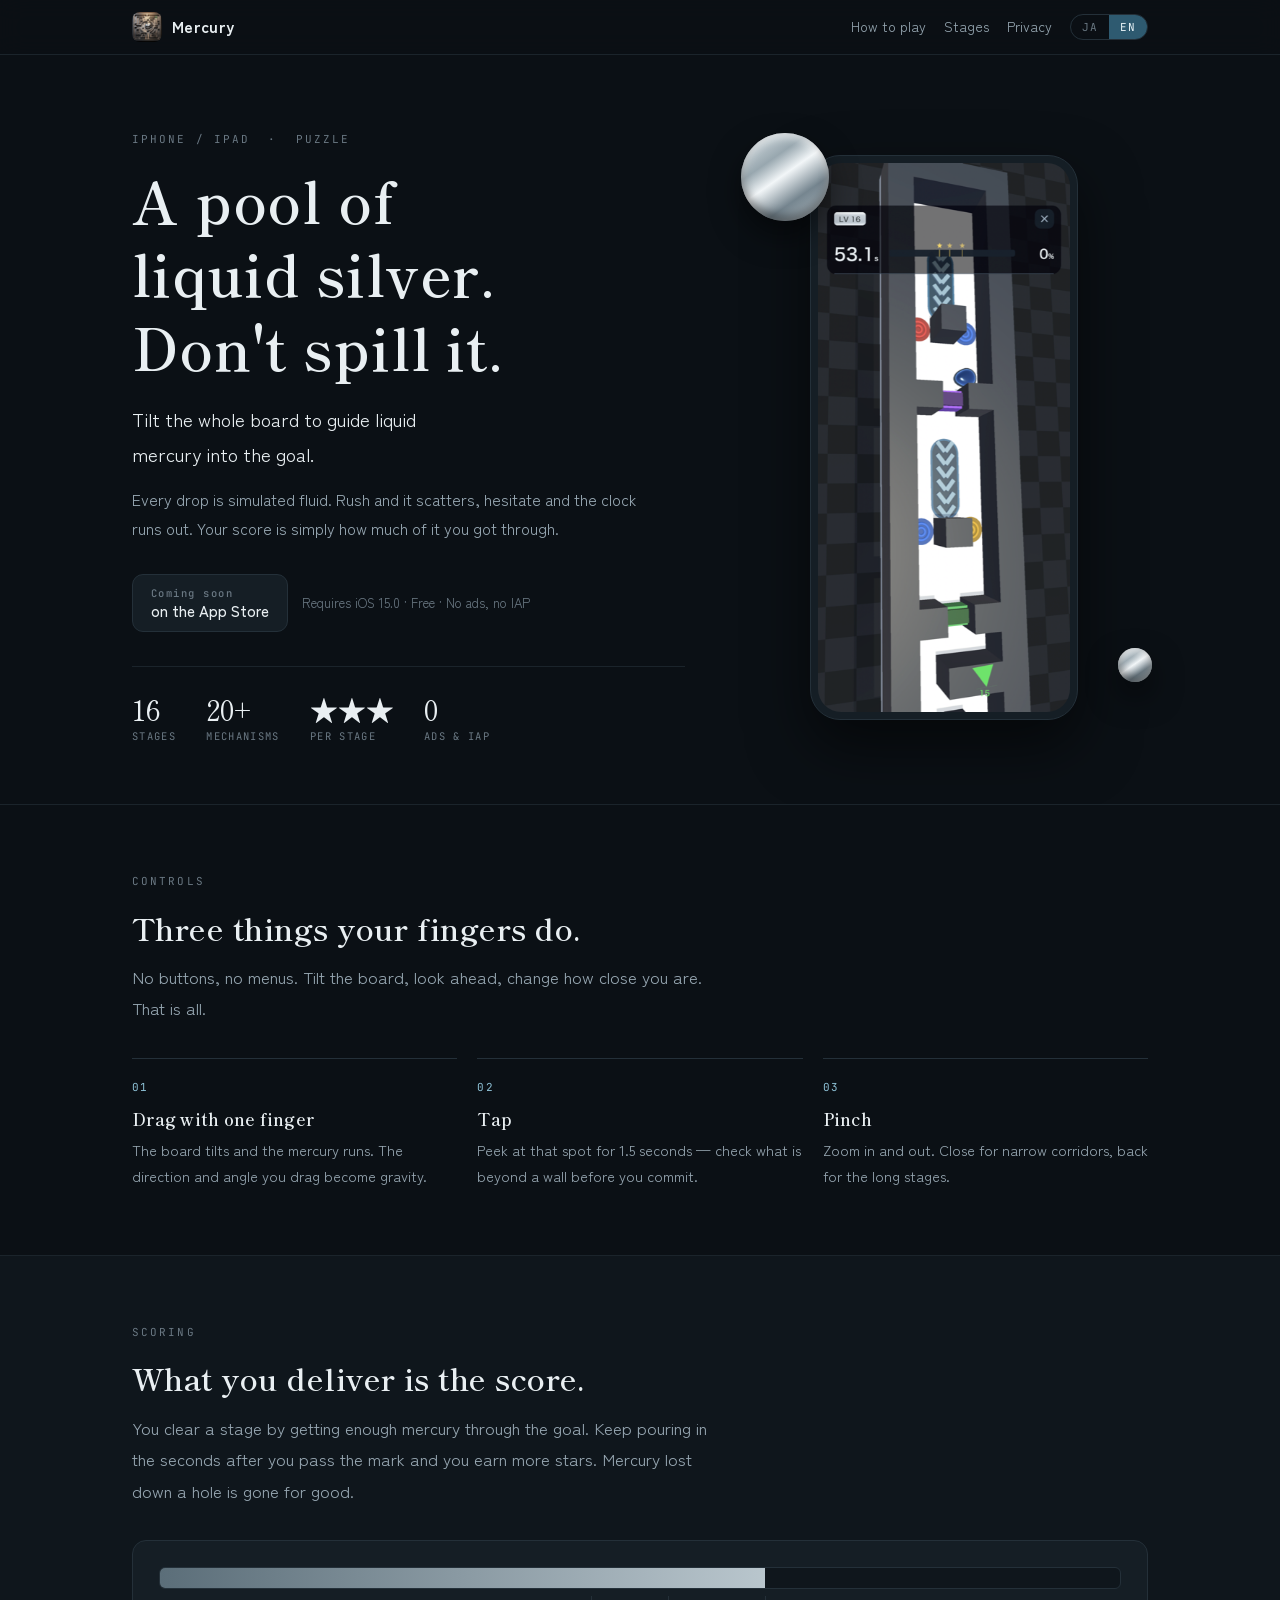
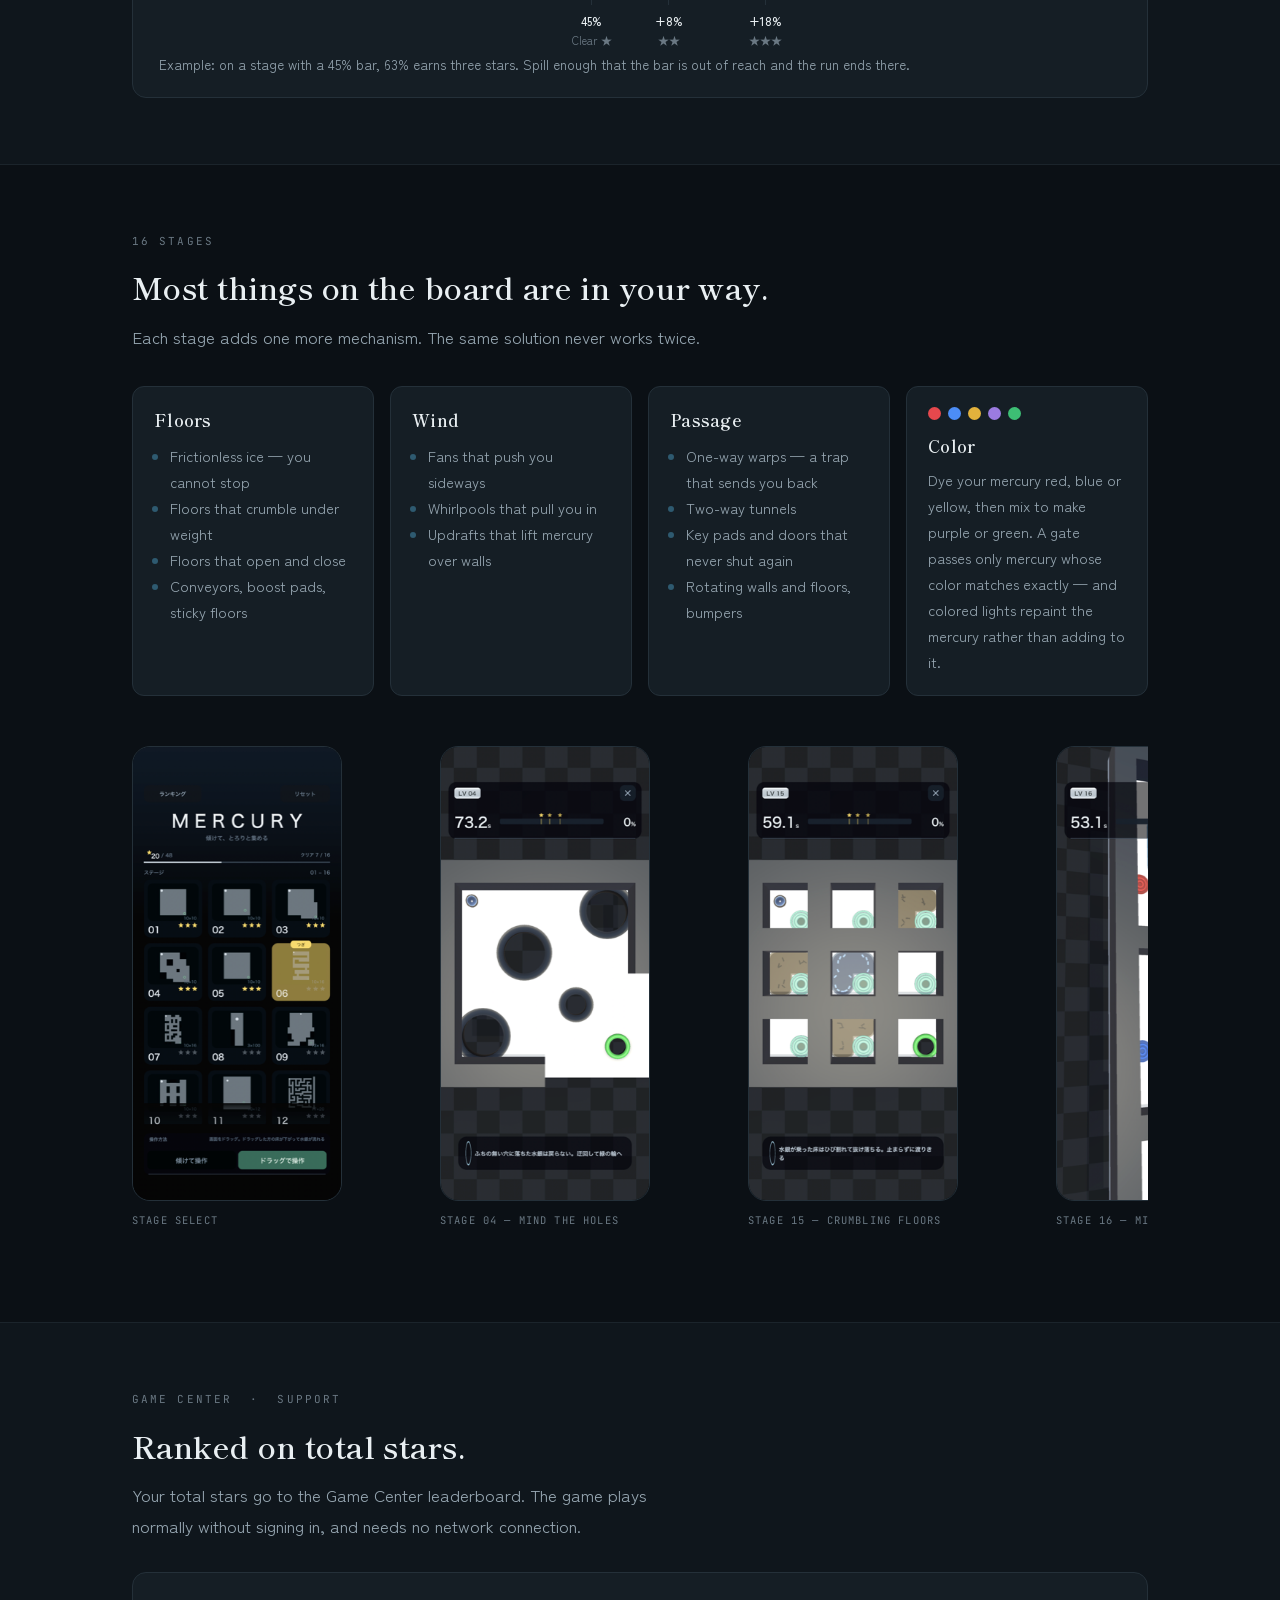
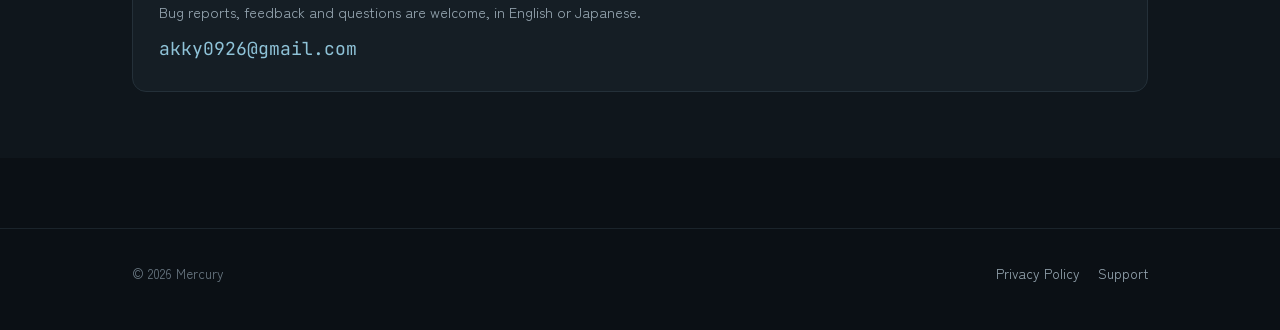
<file: index.html>
<!doctype html>
<html lang="ja" data-lang="ja">
<head>
<meta charset="utf-8">
<meta name="viewport" content="width=device-width,initial-scale=1">
<title data-ja="Mercury ― 傾けて運ぶ水銀迷路" data-en="Mercury ― Liquid Maze">Mercury ― 傾けて運ぶ水銀迷路</title>
<meta name="description" content="盤ごと傾けて、液体の水銀をゴールへ運ぶパズル。16ステージ、20種類以上の仕掛け。／ A puzzle about tilting the board to pour liquid mercury into the goal.">
<meta property="og:title" content="Mercury ― 傾けて運ぶ水銀迷路">
<meta property="og:description" content="盤ごと傾けて、液体の水銀をゴールへ運ぶパズル。16ステージ、20種類以上の仕掛け。">
<meta property="og:type" content="website">
<meta property="og:image" content="assets/icon.png">
<link rel="icon" href="assets/favicon.png">
<link rel="apple-touch-icon" href="assets/favicon.png">
<link rel="preconnect" href="https://fonts.googleapis.com">
<link rel="preconnect" href="https://fonts.gstatic.com" crossorigin>
<link rel="stylesheet" href="https://fonts.googleapis.com/css2?family=Shippori+Mincho+B1:wght@500;600&family=Zen+Kaku+Gothic+New:wght@400;500;700&family=JetBrains+Mono:wght@400;500&display=swap">
<link rel="stylesheet" href="assets/style.css">
</head>
<body>

<header class="site-head">
  <div class="wrap head-row">
    <a class="brand" href="index.html"><img src="assets/icon.png" alt=""> Mercury</a>
    <nav class="head-nav">
      <a href="#play" class="hide-xs"><span lang="ja">遊び方</span><span lang="en">How to play</span></a>
      <a href="#stages" class="hide-xs"><span lang="ja">仕掛け</span><span lang="en">Stages</span></a>
      <a href="privacy.html"><span lang="ja">プライバシー</span><span lang="en">Privacy</span></a>
      <div class="langs">
        <button type="button" data-lang="ja" aria-pressed="true">JA</button>
        <button type="button" data-lang="en" aria-pressed="false">EN</button>
      </div>
    </nav>
  </div>
</header>

<main>

<!-- ── ヒーロー ───────────────────────── -->
<section class="hero">
  <div class="wrap hero-grid">
    <div>
      <p class="eyebrow">iPhone / iPad &nbsp;·&nbsp; <span lang="ja">パズル</span><span lang="en">Puzzle</span></p>
      <h1><span lang="ja">銀色の水たまりを、<br>こぼさずに運ぶ。</span><span lang="en">A pool of liquid silver.<br>Don't spill it.</span></h1>
      <p class="tag"><span lang="ja">盤ごと傾けて、液体の水銀をゴールの穴へ導くパズル。</span><span lang="en">Tilt the whole board to guide liquid mercury into the goal.</span></p>
      <p class="sub"><span lang="ja">水銀はひと粒ずつが本物の流体としてふるまいます。急げば散らばり、ためらえば時間が足りない。「どれだけ通せたか」がそのまま成績になります。</span><span lang="en">Every drop is simulated fluid. Rush and it scatters, hesitate and the clock runs out. Your score is simply how much of it you got through.</span></p>

      <div class="cta-row">
        <a class="badge" href="#" aria-disabled="true">
          <span>
            <span class="small"><span lang="ja">近日公開</span><span lang="en">Coming soon</span></span>
            <span class="big"><span lang="ja">App Store</span><span lang="en">on the App Store</span></span>
          </span>
        </a>
        <span class="cta-note"><span lang="ja">iOS 15.0 以降 ／ 無料 ／ 広告・課金なし</span><span lang="en">Requires iOS 15.0 · Free · No ads, no IAP</span></span>
      </div>

      <div class="stats">
        <div class="stat"><div class="n">16</div><div class="k"><span lang="ja">ステージ</span><span lang="en">Stages</span></div></div>
        <div class="stat"><div class="n">20+</div><div class="k"><span lang="ja">仕掛け</span><span lang="en">Mechanisms</span></div></div>
        <div class="stat"><div class="n">★★★</div><div class="k"><span lang="ja">面ごとの評価</span><span lang="en">Per stage</span></div></div>
        <div class="stat"><div class="n">0</div><div class="k"><span lang="ja">広告・課金</span><span lang="en">Ads &amp; IAP</span></div></div>
      </div>
    </div>

    <div class="hero-art">
      <span class="bead" aria-hidden="true"></span>
      <span class="bead b2" aria-hidden="true"></span>
      <div class="phone"><img src="assets/shots/stage-16.png" width="760" height="1652" alt="ゲーム画面 ― 色の関門を抜ける"></div>
    </div>
  </div>
</section>

<!-- ── 遊び方 ─────────────────────────── -->
<section id="play">
  <div class="wrap">
    <p class="eyebrow"><span lang="ja">操作</span><span lang="en">Controls</span></p>
    <h2><span lang="ja">指は3つの使い方しかしません。</span><span lang="en">Three things your fingers do.</span></h2>
    <p class="lede"><span lang="ja">ボタンもメニューも要りません。盤を傾け、先を覗き、寄りと引きを変える。それだけです。</span><span lang="en">No buttons, no menus. Tilt the board, look ahead, change how close you are. That is all.</span></p>

    <div class="steps">
      <div class="step">
        <h3><span lang="ja">1本指でドラッグ</span><span lang="en">Drag with one finger</span></h3>
        <p><span lang="ja">盤が傾き、水銀が流れます。傾けた向きと角度がそのまま重力になります。</span><span lang="en">The board tilts and the mercury runs. The direction and angle you drag become gravity.</span></p>
      </div>
      <div class="step">
        <h3><span lang="ja">タップ</span><span lang="en">Tap</span></h3>
        <p><span lang="ja">その場所を1.5秒だけ覗きます。壁の向こうや、これから通る道を先に確かめられます。</span><span lang="en">Peek at that spot for 1.5 seconds — check what is beyond a wall before you commit.</span></p>
      </div>
      <div class="step">
        <h3><span lang="ja">2本指でつまむ</span><span lang="en">Pinch</span></h3>
        <p><span lang="ja">縮尺が変わります。細い通路は寄って、長い面は引いて。</span><span lang="en">Zoom in and out. Close for narrow corridors, back for the long stages.</span></p>
      </div>
    </div>
  </div>
</section>

<!-- ── 成績 ───────────────────────────── -->
<section style="background:var(--bg-2);border-block:1px solid var(--line-soft)">
  <div class="wrap">
    <p class="eyebrow"><span lang="ja">成績</span><span lang="en">Scoring</span></p>
    <h2><span lang="ja">通した量が、そのまま点になる。</span><span lang="en">What you deliver is the score.</span></h2>
    <p class="lede"><span lang="ja">クリアは「ゴールへ通した水銀の割合」で決まります。基準を超えたあとの数秒でさらに送り込めれば★が増えます。床の穴へ落とした水銀は戻りません。</span><span lang="en">You clear a stage by getting enough mercury through the goal. Keep pouring in the seconds after you pass the mark and you earn more stars. Mercury lost down a hole is gone for good.</span></p>

    <div class="gauge-card">
      <div class="gauge"><span class="fill"></span></div>
      <div class="ticks">
        <div class="tick" style="left:45%"><i></i><b>45%</b><span><span lang="ja">最低基準 ★</span><span lang="en">Clear ★</span></span></div>
        <div class="tick" style="left:53%"><i></i><b>+8%</b><span><span lang="ja">★★</span><span lang="en">★★</span></span></div>
        <div class="tick" style="left:63%"><i></i><b>+18%</b><span><span lang="ja">★★★</span><span lang="en">★★★</span></span></div>
      </div>
      <p class="gauge-note"><span lang="ja">例：基準が45%の面なら、63%まで通せば★★★。こぼしすぎて基準に届かなくなった時点で、そこで終わりです。</span><span lang="en">Example: on a stage with a 45% bar, 63% earns three stars. Spill enough that the bar is out of reach and the run ends there.</span></p>
    </div>
  </div>
</section>

<!-- ── 仕掛け ─────────────────────────── -->
<section id="stages">
  <div class="wrap">
    <p class="eyebrow"><span lang="ja">16ステージ</span><span lang="en">16 stages</span></p>
    <h2><span lang="ja">盤の上のものは、だいたい水銀の邪魔をします。</span><span lang="en">Most things on the board are in your way.</span></h2>
    <p class="lede"><span lang="ja">ステージが進むごとに仕掛けがひとつずつ増えます。同じ解き方は二度使えません。</span><span lang="en">Each stage adds one more mechanism. The same solution never works twice.</span></p>

    <div class="grid">
      <div class="card">
        <h3><span lang="ja">床</span><span lang="en">Floors</span></h3>
        <ul>
          <li><span lang="ja">摩擦のない氷 ― 止まれません</span><span lang="en">Frictionless ice — you cannot stop</span></li>
          <li><span lang="ja">乗っていると崩れる床</span><span lang="en">Floors that crumble under weight</span></li>
          <li><span lang="ja">開いたり閉じたりする床</span><span lang="en">Floors that open and close</span></li>
          <li><span lang="ja">ベルトコンベア・加速床・粘着床</span><span lang="en">Conveyors, boost pads, sticky floors</span></li>
        </ul>
      </div>
      <div class="card">
        <h3><span lang="ja">風</span><span lang="en">Wind</span></h3>
        <ul>
          <li><span lang="ja">横へ吹き流す扇風機</span><span lang="en">Fans that push you sideways</span></li>
          <li><span lang="ja">巻き込む渦</span><span lang="en">Whirlpools that pull you in</span></li>
          <li><span lang="ja">壁を越えさせる吹き上げ</span><span lang="en">Updrafts that lift mercury over walls</span></li>
        </ul>
      </div>
      <div class="card">
        <h3><span lang="ja">移動</span><span lang="en">Passage</span></h3>
        <ul>
          <li><span lang="ja">一方通行のワープ ― 踏むと戻される罠</span><span lang="en">One-way warps — a trap that sends you back</span></li>
          <li><span lang="ja">双方向のトンネル</span><span lang="en">Two-way tunnels</span></li>
          <li><span lang="ja">鍵床と、開いたら閉じない扉</span><span lang="en">Key pads and doors that never shut again</span></li>
          <li><span lang="ja">回る壁と床、バンパー</span><span lang="en">Rotating walls and floors, bumpers</span></li>
        </ul>
      </div>
      <div class="card">
        <div class="dots" aria-hidden="true">
          <i style="background:var(--gate-red)"></i><i style="background:var(--gate-blue)"></i><i style="background:var(--gate-yellow)"></i><i style="background:var(--gate-purple)"></i><i style="background:var(--gate-green)"></i>
        </div>
        <h3><span lang="ja">色</span><span lang="en">Color</span></h3>
        <p><span lang="ja">赤・青・黄の染料で水銀を染め、混ぜて紫や緑をつくります。関門は色がぴたりと合った水銀だけを通します。着色ライトは色を足すのではなく、塗り替えます。</span><span lang="en">Dye your mercury red, blue or yellow, then mix to make purple or green. A gate passes only mercury whose color matches exactly — and colored lights repaint the mercury rather than adding to it.</span></p>
      </div>
    </div>

    <div class="shots">
      <figure class="shot"><img src="assets/shots/menu.png" width="620" height="1348" alt="面えらび"><figcaption><span lang="ja">面えらび</span><span lang="en">Stage select</span></figcaption></figure>
      <figure class="shot"><img src="assets/shots/stage-04.png" width="620" height="1348" alt="Level 04"><figcaption><span lang="ja">Stage 04 ― 落とさずに運ぶ</span><span lang="en">Stage 04 — mind the holes</span></figcaption></figure>
      <figure class="shot"><img src="assets/shots/stage-15.png" width="620" height="1348" alt="Level 15"><figcaption><span lang="ja">Stage 15 ― 崩れる床</span><span lang="en">Stage 15 — crumbling floors</span></figcaption></figure>
      <figure class="shot"><img src="assets/shots/stage-16-s.png" width="620" height="1348" alt="Level 16"><figcaption><span lang="ja">Stage 16 ― 色を混ぜて抜ける</span><span lang="en">Stage 16 — mix the colors</span></figcaption></figure>
    </div>
  </div>
</section>

<!-- ── ランキング・連絡先 ─────────────── -->
<section id="support" style="background:var(--bg-2);border-top:1px solid var(--line-soft)">
  <div class="wrap">
    <p class="eyebrow">Game Center &nbsp;·&nbsp; <span lang="ja">サポート</span><span lang="en">Support</span></p>
    <h2><span lang="ja">★の合計で競えます。</span><span lang="en">Ranked on total stars.</span></h2>
    <p class="lede"><span lang="ja">集めた★の合計が Game Center のランキングに登録されます。サインインしなくてもゲームは通常どおり遊べます。ネットワーク接続は要りません。</span><span lang="en">Your total stars go to the Game Center leaderboard. The game plays normally without signing in, and needs no network connection.</span></p>

    <div class="contact">
      <p><span lang="ja">不具合の報告・ご意見・お問い合わせはこちらへ。日本語と英語どちらでも構いません。</span><span lang="en">Bug reports, feedback and questions are welcome, in English or Japanese.</span></p>
      <a class="mail" href="mailto:akky0926@gmail.com">akky0926@gmail.com</a>
    </div>
  </div>
</section>

</main>

<footer class="site-foot">
  <div class="wrap foot-row">
    <span>© 2026 Mercury</span>
    <nav>
      <a href="privacy.html"><span lang="ja">プライバシーポリシー</span><span lang="en">Privacy Policy</span></a>
      <a href="#support"><span lang="ja">サポート</span><span lang="en">Support</span></a>
    </nav>
  </div>
</footer>

<script src="assets/site.js"></script>
</body>
</html>
</file>
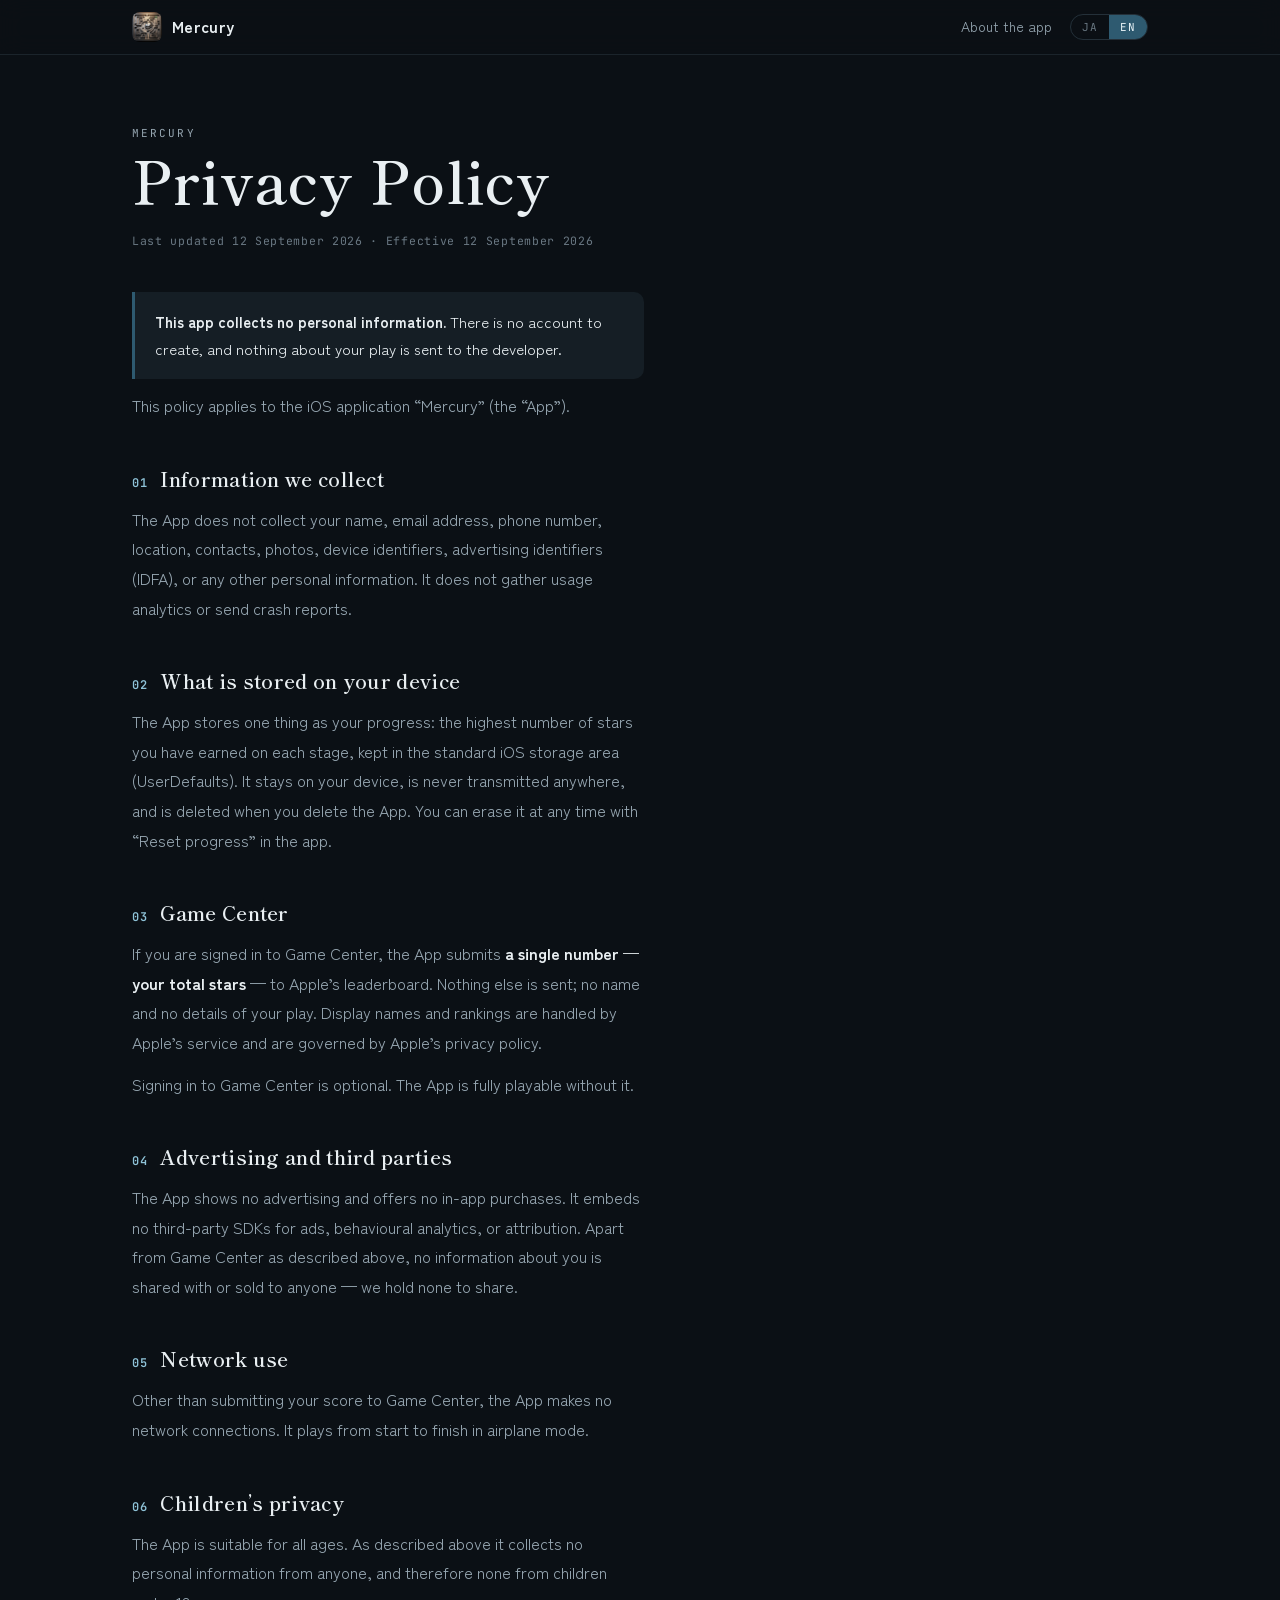
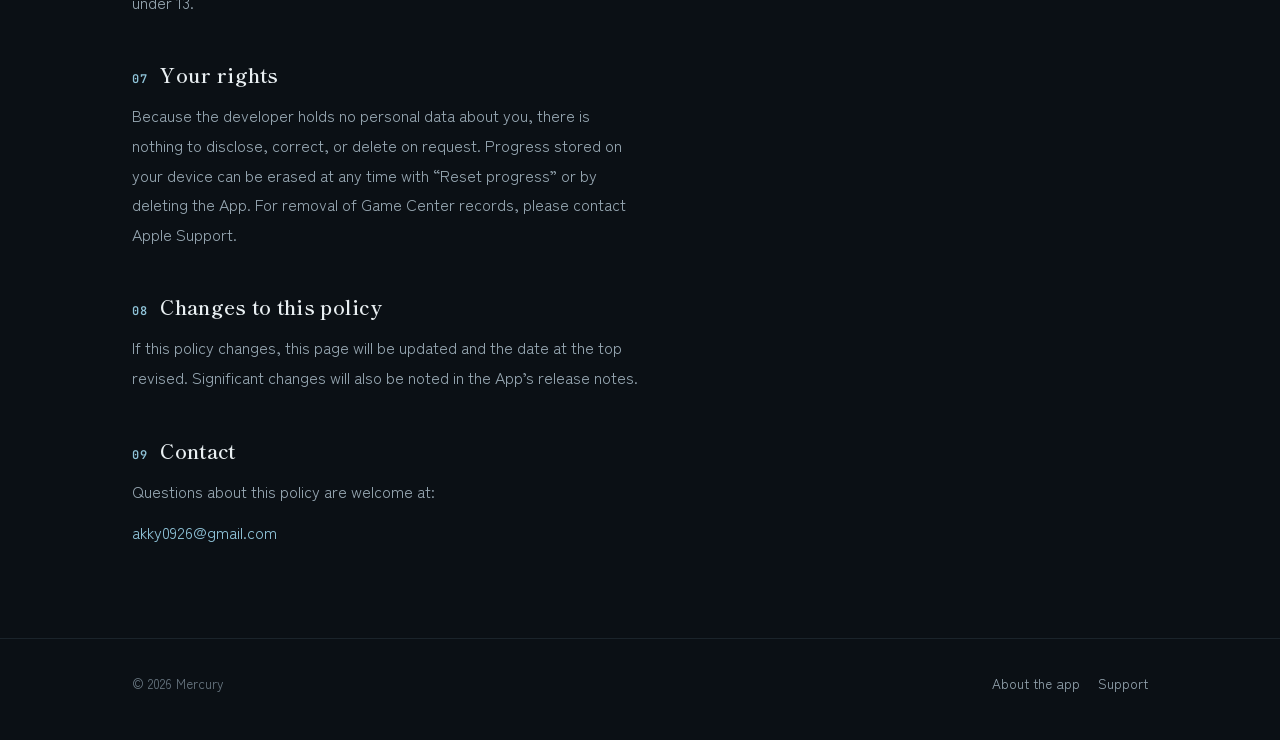
<file: privacy.html>
<!doctype html>
<html lang="ja" data-lang="ja">
<head>
<meta charset="utf-8">
<meta name="viewport" content="width=device-width,initial-scale=1">
<title data-ja="プライバシーポリシー ― Mercury" data-en="Privacy Policy ― Mercury">プライバシーポリシー ― Mercury</title>
<meta name="description" content="Mercury のプライバシーポリシー。このアプリは利用者の情報を収集しません。／ Privacy Policy for Mercury. This app collects no user data.">
<meta name="robots" content="index,follow">
<link rel="icon" href="assets/favicon.png">
<link rel="apple-touch-icon" href="assets/favicon.png">
<link rel="preconnect" href="https://fonts.googleapis.com">
<link rel="preconnect" href="https://fonts.gstatic.com" crossorigin>
<link rel="stylesheet" href="https://fonts.googleapis.com/css2?family=Shippori+Mincho+B1:wght@500;600&family=Zen+Kaku+Gothic+New:wght@400;500;700&family=JetBrains+Mono:wght@400;500&display=swap">
<link rel="stylesheet" href="assets/style.css">
</head>
<body>

<header class="site-head">
  <div class="wrap head-row">
    <a class="brand" href="index.html"><img src="assets/icon.png" alt=""> Mercury</a>
    <nav class="head-nav">
      <a href="index.html"><span lang="ja">アプリについて</span><span lang="en">About the app</span></a>
      <div class="langs">
        <button type="button" data-lang="ja" aria-pressed="true">JA</button>
        <button type="button" data-lang="en" aria-pressed="false">EN</button>
      </div>
    </nav>
  </div>
</header>

<main class="doc">
  <div class="wrap">
    <p class="eyebrow">Mercury</p>
    <h1><span lang="ja">プライバシーポリシー</span><span lang="en">Privacy Policy</span></h1>
    <p class="meta"><span lang="ja">最終更新 2026年9月12日 ／ 発効日 2026年9月12日</span><span lang="en">Last updated 12 September 2026 · Effective 12 September 2026</span></p>

    <article>
      <div class="callout">
        <p><span lang="ja"><strong>このアプリは、利用者の個人情報を一切収集しません。</strong>アカウント登録も不要で、遊んだ記録が開発者へ送られることもありません。</span><span lang="en"><strong>This app collects no personal information.</strong> There is no account to create, and nothing about your play is sent to the developer.</span></p>
      </div>

      <p><span lang="ja">このポリシーは、iOS 向けアプリ「Mercury」（以下「本アプリ」）に適用されます。</span><span lang="en">This policy applies to the iOS application “Mercury” (the “App”).</span></p>

      <h2><em>01</em><span lang="ja">収集する情報</span><span lang="en">Information we collect</span></h2>
      <p><span lang="ja">本アプリは、氏名・メールアドレス・電話番号・位置情報・連絡先・写真・端末識別子・広告識別子（IDFA）その他いかなる個人情報も収集しません。利用状況の解析やクラッシュレポートの送信も行いません。</span><span lang="en">The App does not collect your name, email address, phone number, location, contacts, photos, device identifiers, advertising identifiers (IDFA), or any other personal information. It does not gather usage analytics or send crash reports.</span></p>

      <h2><em>02</em><span lang="ja">端末の中に保存されるもの</span><span lang="en">What is stored on your device</span></h2>
      <p><span lang="ja">遊びの進行状況として、各ステージで獲得した最高の★の数だけを、iOS の標準的な保存領域（UserDefaults）に記録します。この記録はお使いの端末の中だけに残り、外部へ送信されることはありません。本アプリを削除すると一緒に消えます。アプリ内の「進行をリセット」からいつでも消去できます。</span><span lang="en">The App stores one thing as your progress: the highest number of stars you have earned on each stage, kept in the standard iOS storage area (UserDefaults). It stays on your device, is never transmitted anywhere, and is deleted when you delete the App. You can erase it at any time with “Reset progress” in the app.</span></p>

      <h2><em>03</em><span lang="ja">Game Center</span><span lang="en">Game Center</span></h2>
      <p><span lang="ja">Game Center にサインインしている場合に限り、本アプリは<strong>★の合計点という数値ひとつ</strong>を Apple のランキングへ送信します。送信するのはこの数値だけで、氏名やプレイ内容は含みません。ランキングの表示名や順位の扱いは Apple のサービスによるもので、Apple のプライバシーポリシーが適用されます。</span><span lang="en">If you are signed in to Game Center, the App submits <strong>a single number — your total stars</strong> — to Apple’s leaderboard. Nothing else is sent; no name and no details of your play. Display names and rankings are handled by Apple’s service and are governed by Apple’s privacy policy.</span></p>
      <p><span lang="ja">Game Center へのサインインは任意です。サインインしていなくても、本アプリはすべての機能を通常どおり利用できます。</span><span lang="en">Signing in to Game Center is optional. The App is fully playable without it.</span></p>

      <h2><em>04</em><span lang="ja">広告・第三者サービス</span><span lang="en">Advertising and third parties</span></h2>
      <p><span lang="ja">本アプリには広告が表示されず、アプリ内課金もありません。広告配信・行動解析・アトリビューションのための第三者 SDK は一切組み込んでいません。上記 Game Center を除き、利用者の情報を第三者へ提供・販売することはありません（そもそも提供できる情報を持っていません）。</span><span lang="en">The App shows no advertising and offers no in-app purchases. It embeds no third-party SDKs for ads, behavioural analytics, or attribution. Apart from Game Center as described above, no information about you is shared with or sold to anyone — we hold none to share.</span></p>

      <h2><em>05</em><span lang="ja">ネットワーク通信</span><span lang="en">Network use</span></h2>
      <p><span lang="ja">本アプリは Game Center への得点送信を除き、インターネット通信を行いません。機内モードでも最初から最後まで遊べます。</span><span lang="en">Other than submitting your score to Game Center, the App makes no network connections. It plays from start to finish in airplane mode.</span></p>

      <h2><em>06</em><span lang="ja">お子さまのプライバシー</span><span lang="en">Children’s privacy</span></h2>
      <p><span lang="ja">本アプリは全年齢を対象としています。上記のとおり誰からも個人情報を収集しないため、13歳未満のお子さまから情報を取得することもありません。</span><span lang="en">The App is suitable for all ages. As described above it collects no personal information from anyone, and therefore none from children under 13.</span></p>

      <h2><em>07</em><span lang="ja">利用者の権利</span><span lang="en">Your rights</span></h2>
      <p><span lang="ja">開発者は利用者の個人データを保持していないため、開示・訂正・削除のご請求に対して提供できるデータはありません。端末内の進行状況は、アプリ内の「進行をリセット」または本アプリの削除でいつでも消去できます。Game Center の記録の削除については、Apple のサポートをご利用ください。</span><span lang="en">Because the developer holds no personal data about you, there is nothing to disclose, correct, or delete on request. Progress stored on your device can be erased at any time with “Reset progress” or by deleting the App. For removal of Game Center records, please contact Apple Support.</span></p>

      <h2><em>08</em><span lang="ja">本ポリシーの変更</span><span lang="en">Changes to this policy</span></h2>
      <p><span lang="ja">本ポリシーを変更する場合は、このページを更新し、冒頭の最終更新日を改めます。重要な変更があった場合は、アプリの更新情報でもお知らせします。</span><span lang="en">If this policy changes, this page will be updated and the date at the top revised. Significant changes will also be noted in the App’s release notes.</span></p>

      <h2><em>09</em><span lang="ja">お問い合わせ</span><span lang="en">Contact</span></h2>
      <p><span lang="ja">本ポリシーについてのご質問は、こちらへお願いします。</span><span lang="en">Questions about this policy are welcome at:</span></p>
      <p><a class="mail" href="mailto:akky0926@gmail.com">akky0926@gmail.com</a></p>
    </article>
  </div>
</main>

<footer class="site-foot">
  <div class="wrap foot-row">
    <span>© 2026 Mercury</span>
    <nav>
      <a href="index.html"><span lang="ja">アプリについて</span><span lang="en">About the app</span></a>
      <a href="index.html#support"><span lang="ja">サポート</span><span lang="en">Support</span></a>
    </nav>
  </div>
</footer>

<script src="assets/site.js"></script>
</body>
</html>
</file>
<file: assets/style.css>
/* Mercury ― site styles
   単一のダークテーマ。ゲーム画面（暗い盤に銀の水銀）に合わせて意図的にこの一色で通す。 */

:root{
  --bg:#0B1015;
  --bg-2:#0F161C;
  --panel:#151E25;
  --panel-2:#1A242C;
  --line:#243039;
  --line-soft:#1B242B;
  --ink:#E9EFF2;
  --muted:#96A6B1;
  --faint:#6A7883;
  --steel:#8FC3D8;
  --steel-deep:#2E5A70;
  --gate-red:#E5484D;
  --gate-blue:#4C8DF6;
  --gate-yellow:#E3B23C;
  --gate-purple:#9B7BE0;
  --gate-green:#3DBE74;
  --mercury:linear-gradient(145deg,#E4EBEE 0%,#98A7AF 32%,#F2F6F8 48%,#75858F 70%,#C8D2D8 100%);
  --measure:64ch;
}

*{box-sizing:border-box}
html{-webkit-text-size-adjust:100%}
body{
  margin:0;
  background:var(--bg);
  color:var(--ink);
  font-family:"Zen Kaku Gothic New","Hiragino Kaku Gothic ProN",-apple-system,system-ui,sans-serif;
  font-size:16px;
  line-height:1.85;
  -webkit-font-smoothing:antialiased;
}
img{max-width:100%;height:auto;display:block}
a{color:var(--steel);text-decoration:none}
a:hover{text-decoration:underline}
:focus-visible{outline:2px solid var(--steel);outline-offset:3px;border-radius:3px}

/* 言語切り替え ─ html[data-lang] で片方だけ出す */
html[data-lang="ja"] [lang="en"]{display:none}
html[data-lang="en"] [lang="ja"]{display:none}

.wrap{width:100%;max-width:1060px;margin:0 auto;padding-inline:22px}

/* ── ヘッダ ───────────────────────────── */
.site-head{
  position:sticky;top:0;z-index:20;
  background:rgba(11,16,21,.82);
  backdrop-filter:blur(12px);
  border-bottom:1px solid var(--line-soft);
}
.head-row{display:flex;align-items:center;gap:16px;padding-block:12px}
.brand{display:flex;align-items:center;gap:10px;color:var(--ink);font-weight:700;letter-spacing:.02em}
.brand:hover{text-decoration:none}
.brand img{width:30px;height:30px;border-radius:8px}
.head-nav{margin-left:auto;display:flex;align-items:center;gap:18px;font-size:14px}
.head-nav a{color:var(--muted)}
.head-nav a:hover{color:var(--ink);text-decoration:none}
.langs{display:flex;border:1px solid var(--line);border-radius:999px;overflow:hidden}
.langs button{
  font-family:"JetBrains Mono",ui-monospace,monospace;
  font-size:11px;letter-spacing:.1em;
  background:transparent;color:var(--faint);border:0;padding:5px 11px;cursor:pointer;
}
.langs button[aria-pressed="true"]{background:var(--steel-deep);color:#EAF4F8}

/* ── 見出し ───────────────────────────── */
h1,h2,h3{
  font-family:"Shippori Mincho B1","Hiragino Mincho ProN",serif;
  font-weight:600;letter-spacing:.015em;text-wrap:balance;margin:0;
}
h1{font-size:clamp(34px,6.4vw,58px);line-height:1.26}
h2{font-size:clamp(24px,3.6vw,31px);line-height:1.4}
h3{font-size:17px;line-height:1.5}
.eyebrow{
  font-family:"JetBrains Mono",ui-monospace,monospace;
  font-size:11px;letter-spacing:.19em;text-transform:uppercase;color:var(--faint);margin:0 0 14px;
}
.lede{color:var(--muted);max-width:var(--measure);font-size:17px}
section{padding-block:66px}
section > .wrap > h2 + .lede{margin-top:12px}

/* ── ヒーロー ─────────────────────────── */
.hero{padding-block:74px 58px;border-bottom:1px solid var(--line-soft);overflow:hidden}
.hero-grid{display:grid;grid-template-columns:1.15fr .85fr;gap:54px;align-items:center}
.hero p.tag{font-size:19px;color:var(--ink);margin:18px 0 0;max-width:34ch}
.hero p.sub{color:var(--muted);margin:14px 0 0;max-width:var(--measure)}
.cta-row{display:flex;flex-wrap:wrap;align-items:center;gap:14px;margin-top:30px}
.badge{
  display:inline-flex;align-items:center;gap:10px;
  border:1px solid var(--line);background:var(--panel);color:var(--ink);
  border-radius:11px;padding:11px 18px;font-weight:500;
}
.badge:hover{border-color:var(--steel-deep);text-decoration:none}
.badge .small{display:block;font-size:10.5px;letter-spacing:.14em;color:var(--faint);font-family:"JetBrains Mono",ui-monospace,monospace;line-height:1.4}
.badge .big{display:block;font-size:15px;line-height:1.3}
.cta-note{font-size:13px;color:var(--faint)}

.hero-art{position:relative;display:flex;justify-content:center}
.bead{
  position:absolute;width:88px;height:88px;border-radius:50%;
  background:var(--mercury);
  box-shadow:inset 0 -5px 10px rgba(0,0,0,.45), inset 0 4px 8px rgba(255,255,255,.7), 0 14px 30px rgba(0,0,0,.5);
  top:-22px;left:2px;animation:drift 9s ease-in-out infinite;
}
.bead.b2{width:34px;height:34px;top:auto;bottom:38px;left:auto;right:-4px;animation-duration:11s;animation-delay:-3s}
@keyframes drift{0%,100%{transform:translate(0,0)}50%{transform:translate(8px,-12px)}}

.phone{
  border:1px solid var(--line);border-radius:30px;padding:7px;background:var(--panel);
  box-shadow:0 26px 60px rgba(0,0,0,.55);width:min(268px,72vw);
}
.phone img{border-radius:23px}

/* ── 数字の並び ───────────────────────── */
.stats{display:flex;flex-wrap:wrap;gap:30px;margin-top:34px;padding-top:26px;border-top:1px solid var(--line-soft)}
.stat .n{font-family:"Shippori Mincho B1",serif;font-size:28px;line-height:1.2;font-variant-numeric:tabular-nums}
.stat .k{font-family:"JetBrains Mono",ui-monospace,monospace;font-size:10.5px;letter-spacing:.13em;text-transform:uppercase;color:var(--faint)}

/* ── 手順 ─────────────────────────────── */
.steps{display:grid;grid-template-columns:repeat(3,1fr);gap:20px;margin-top:34px;counter-reset:step}
.step{border-top:1px solid var(--line);padding-top:18px}
.step::before{
  counter-increment:step;content:counter(step,decimal-leading-zero);
  font-family:"JetBrains Mono",ui-monospace,monospace;font-size:11px;letter-spacing:.12em;color:var(--steel);
  display:block;margin-bottom:9px;
}
.step h3{margin-bottom:5px}
.step p{margin:0;color:var(--muted);font-size:14.5px;line-height:1.8}

/* ── 成績ゲージ ───────────────────────── */
.gauge-card{
  margin-top:34px;border:1px solid var(--line);border-radius:14px;background:var(--panel);padding:26px 26px 20px;
}
.gauge{position:relative;height:22px;border-radius:6px;background:var(--bg-2);border:1px solid var(--line);overflow:hidden}
.gauge .fill{position:absolute;inset:0 auto 0 0;width:63%;background:linear-gradient(90deg,#5B6E79,#B9C6CD)}
.ticks{position:relative;height:44px;margin-top:7px}
.tick{position:absolute;top:0;transform:translateX(-50%);text-align:center;width:96px}
.tick i{display:block;width:1px;height:9px;background:var(--line);margin:0 auto 5px}
.tick b{display:block;font-size:12px;font-weight:500;font-variant-numeric:tabular-nums}
.tick span{display:block;font-size:11px;color:var(--faint);line-height:1.5}
.gauge-note{margin:12px 0 0;font-size:13.5px;color:var(--muted)}

/* ── 仕掛け ───────────────────────────── */
.grid{display:grid;grid-template-columns:repeat(auto-fit,minmax(232px,1fr));gap:16px;margin-top:34px}
.card{border:1px solid var(--line);border-radius:12px;background:var(--panel);padding:20px 21px}
.card h3{margin-bottom:8px}
.card p{margin:0;color:var(--muted);font-size:14.5px;line-height:1.8}
.dots{display:flex;gap:7px;margin-bottom:13px}
.dots i{width:13px;height:13px;border-radius:50%;display:block}
.card ul{margin:10px 0 0;padding-left:1.1em;color:var(--muted);font-size:14.5px;line-height:1.8}
.card li::marker{color:var(--steel-deep)}

/* ── スクショ ─────────────────────────── */
.shots{display:flex;gap:18px;overflow-x:auto;padding-block:34px 10px;scroll-snap-type:x mandatory}
.shot{flex:0 0 auto;width:210px;scroll-snap-align:start}
.shot img{border:1px solid var(--line);border-radius:18px}
.shot figcaption{
  font-family:"JetBrains Mono",ui-monospace,monospace;
  font-size:10.5px;letter-spacing:.11em;color:var(--faint);margin-top:10px;text-transform:uppercase;
}

/* ── 連絡先 ───────────────────────────── */
.contact{border:1px solid var(--line);border-radius:14px;background:var(--panel);padding:26px;margin-top:30px}
.contact p{margin:0 0 6px;color:var(--muted);font-size:14.5px}
.contact .mail{font-size:18px;font-family:"JetBrains Mono",ui-monospace,monospace;word-break:break-all}

/* ── 文章ページ（プライバシー） ───────── */
.doc{padding-block:56px 20px}
.doc .meta{font-family:"JetBrains Mono",ui-monospace,monospace;font-size:11.5px;color:var(--faint);letter-spacing:.06em;margin-top:14px}
.doc article{max-width:var(--measure);margin-top:40px}
.doc h2{font-size:20px;margin-top:44px;display:flex;gap:12px;align-items:baseline}
.doc h2 em{
  font-family:"JetBrains Mono",ui-monospace,monospace;font-style:normal;
  font-size:12px;color:var(--steel);letter-spacing:.1em;
}
.doc p{color:var(--muted);margin:12px 0 0}
.doc ul{color:var(--muted);padding-left:1.2em;margin:12px 0 0}
.doc li{margin-top:6px}
.doc li::marker{color:var(--steel-deep)}
.doc strong{color:var(--ink);font-weight:700}
.doc .callout{
  border-left:3px solid var(--steel-deep);background:var(--panel);
  border-radius:0 10px 10px 0;padding:16px 20px;margin-top:22px;
}
.doc .callout p{margin:0;color:var(--ink);font-size:15px}

/* ── フッタ ───────────────────────────── */
.site-foot{border-top:1px solid var(--line-soft);margin-top:70px;padding-block:32px 44px;color:var(--faint);font-size:13.5px}
.foot-row{display:flex;flex-wrap:wrap;gap:18px;align-items:center}
.foot-row nav{display:flex;gap:18px;margin-left:auto}
.foot-row a{color:var(--muted)}

/* ── 狭い画面 ─────────────────────────── */
@media (max-width:840px){
  .hero-grid{grid-template-columns:1fr;gap:42px}
  .hero-art{order:-1;justify-content:flex-start}
  .bead{top:-14px;left:auto;right:12px}
  .steps{grid-template-columns:1fr}
  .head-nav{gap:12px}
}
@media (max-width:460px){
  .head-nav a.hide-xs{display:none}
  .stats{gap:22px}
}
@media (prefers-reduced-motion:reduce){
  *{animation:none!important;transition:none!important}
}
</file>
